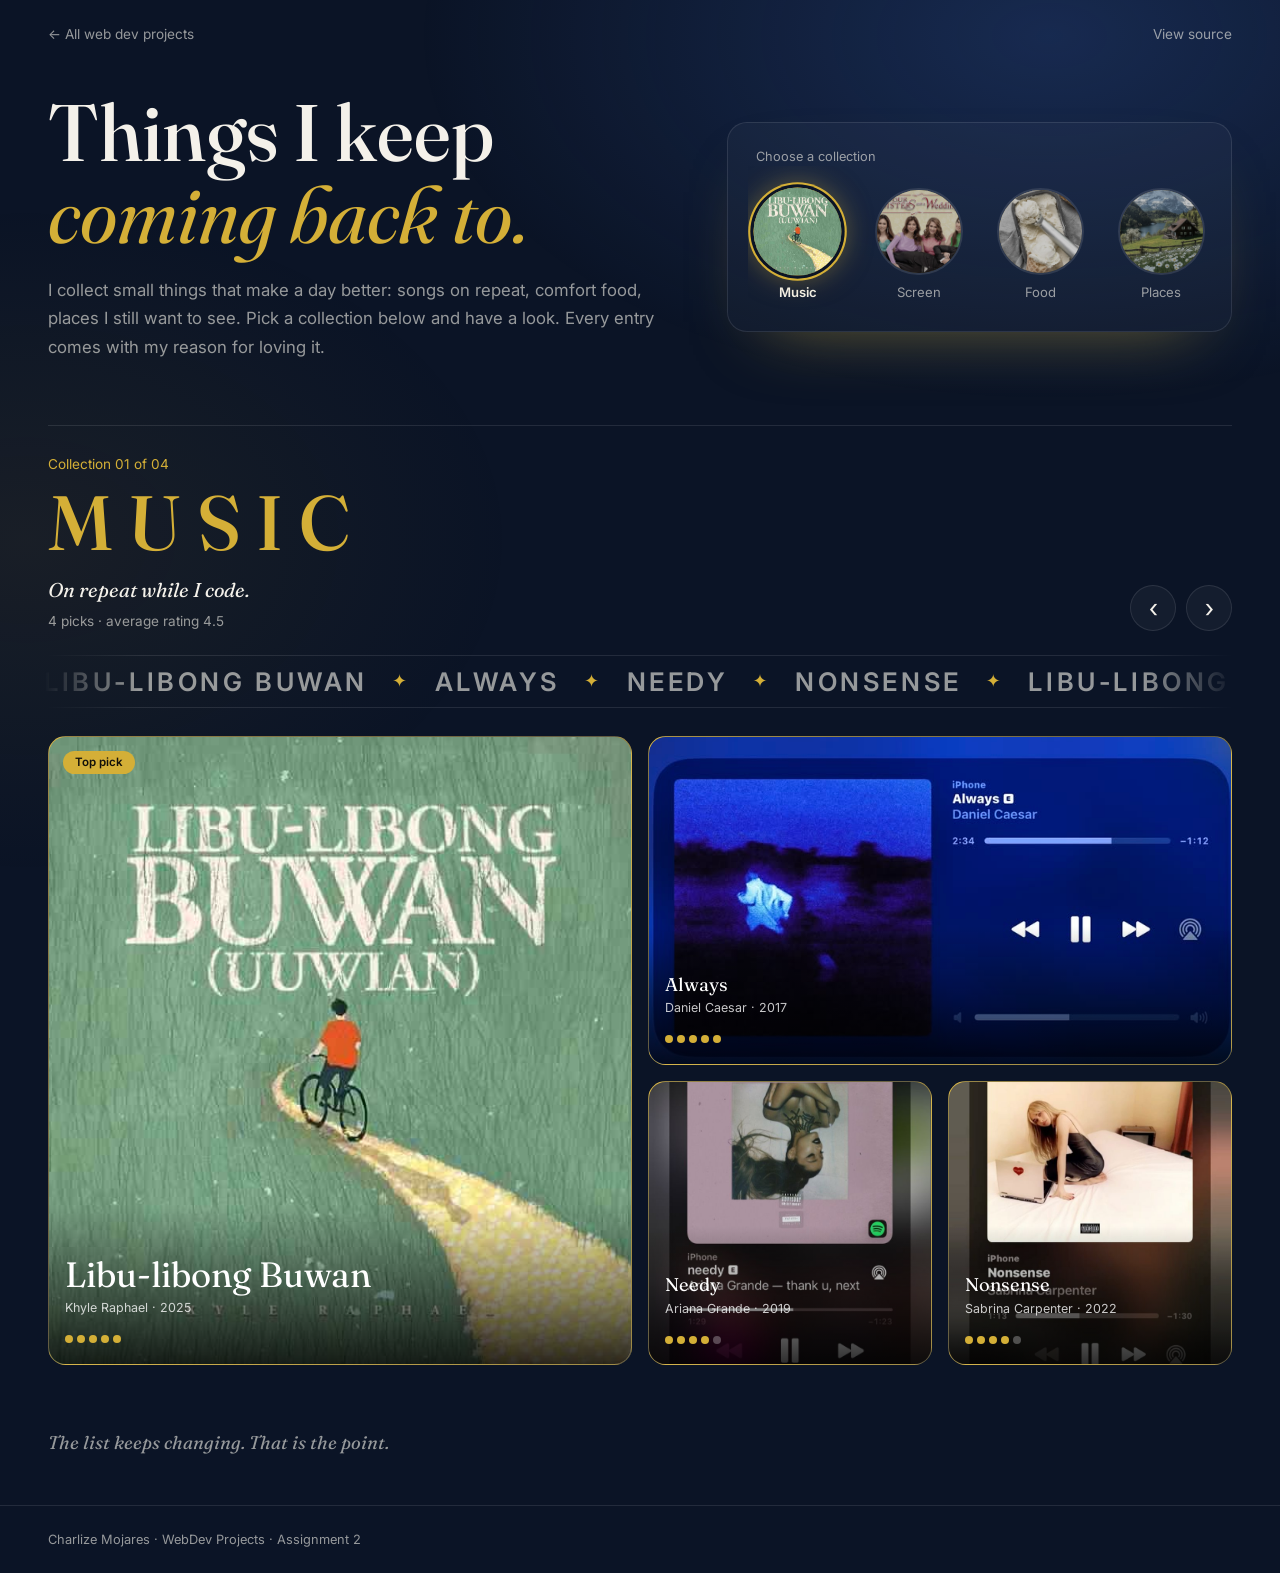
<file: Activity 2/index.html>
<!doctype html>
<html lang="en" data-bs-theme="dark">

<head>
  <meta charset="utf-8">
  <meta name="viewport" content="width=device-width, initial-scale=1">
  <title>Favorite Things | WebDev Projects</title>

  <link href="https://cdn.jsdelivr.net/npm/bootstrap@5.3.8/dist/css/bootstrap.min.css" rel="stylesheet"
    integrity="sha384-sRIl4kxILFvY47J16cr9ZwB07vP4J8+LH7qKQnuqkuIAvNWLzeN8tE5YBujZqJLB" crossorigin="anonymous">
  <link rel="preconnect" href="https://fonts.googleapis.com">
  <link rel="preconnect" href="https://fonts.gstatic.com" crossorigin>
  <link href="https://fonts.googleapis.com/css2?family=Fraunces:ital,wght@0,500;1,400&family=Inter:wght@400;600&display=swap" rel="stylesheet">
  <link rel="stylesheet" href="style.css">
</head>

<body>

  <nav class="container-fluid px-4 px-lg-5 py-4 d-flex justify-content-between align-items-center">
    <a href="../index.html" class="back-link">&larr; All web dev projects</a>
    <a href="https://github.com/curlize/WebDev-Projects/tree/main/assignment-2" target="_blank" rel="noopener noreferrer" class="back-link">View source</a>
  </nav>

  <!-- Intro (filled from the JSON) -->
  <div class="container-fluid px-4 px-lg-5 hero">
  <header class="intro">
    <h1 class="page-title">Things I keep <em>coming back to.</em></h1>
    <p class="intro-bio" id="bio"></p>
  </header>

  <!-- Collection picker: tap a circle to switch the whole page -->
  <section class="picker-panel" aria-label="Collections">
    <p class="picker-label">Choose a collection</p>
    <div class="swatch-bar" id="swatches" role="tablist" aria-label="Collections"></div>
  </section>
  </div>

  <!-- Stage: the selected collection -->
  <main class="container-fluid px-4 px-lg-5 stage" id="stage">
    <div class="stage-head d-flex flex-wrap justify-content-between align-items-end gap-3">
      <div>
        <p class="stage-index" id="stageIndex"></p>
        <h2 class="stage-title" id="stageTitle"></h2>
        <p class="stage-blurb" id="stageBlurb"></p>
        <p class="stage-meta" id="stageMeta"></p>
      </div>
      <div class="stage-nav" role="group" aria-label="Switch collection">
        <button type="button" id="prevCol" class="nav-circle" aria-label="Previous collection">&#8249;</button>
        <button type="button" id="nextCol" class="nav-circle" aria-label="Next collection">&#8250;</button>
      </div>
    </div>

    <!-- Scrolling strip of this collection's titles -->
    <div class="marquee" aria-hidden="true"><div class="marquee-track" id="marquee"></div></div>

    <div id="picks" class="picks"></div>
  </main>

  <p class="container-fluid px-4 px-lg-5 closing" id="closing"></p>

  <footer class="container-fluid px-4 px-lg-5 py-4 page-foot">
    Charlize Mojares &middot; WebDev Projects &middot; Assignment 2
  </footer>

  <!-- Details modal -->
  <div class="modal fade" id="detail" tabindex="-1" aria-labelledby="detailTitle" aria-hidden="true">
    <div class="modal-dialog modal-dialog-centered">
      <div class="modal-content detail-content">
        <div class="detail-pic">
          <div class="detail-img" id="detailPic"></div>
          <button type="button" class="btn-close detail-close" data-bs-dismiss="modal" aria-label="Close"></button>
          <div class="detail-over">
            <h2 class="detail-title" id="detailTitle"></h2>
            <p class="detail-by" id="detailBy"></p>
          </div>
        </div>
        <div class="modal-body p-4">
          <div class="d-flex align-items-center justify-content-between mb-3"><div id="detailDots"></div><span class="proj-num-sm" id="detailPos"></span></div>
          <blockquote class="detail-note" id="detailNote"></blockquote>
          <div id="detailTags" class="mb-4"></div>
          <div class="d-flex gap-2">
            <button type="button" id="prevPick" class="btn btn-outline-gold flex-fill">&larr; Previous</button>
            <button type="button" id="nextPick" class="btn btn-gold flex-fill">Next &rarr;</button>
          </div>
        </div>
      </div>
    </div>
  </div>

  <script src="https://cdn.jsdelivr.net/npm/bootstrap@5.3.8/dist/js/bootstrap.bundle.min.js"
    integrity="sha384-FKyoEForCGlyvwx9Hj09JcYn3nv7wiPVlz7YYwJrWVcXK/BmnVDxM+D2scQbITxI"
    crossorigin="anonymous"></script>
  <script src="script.js"></script>
</body>

</html>
</file>
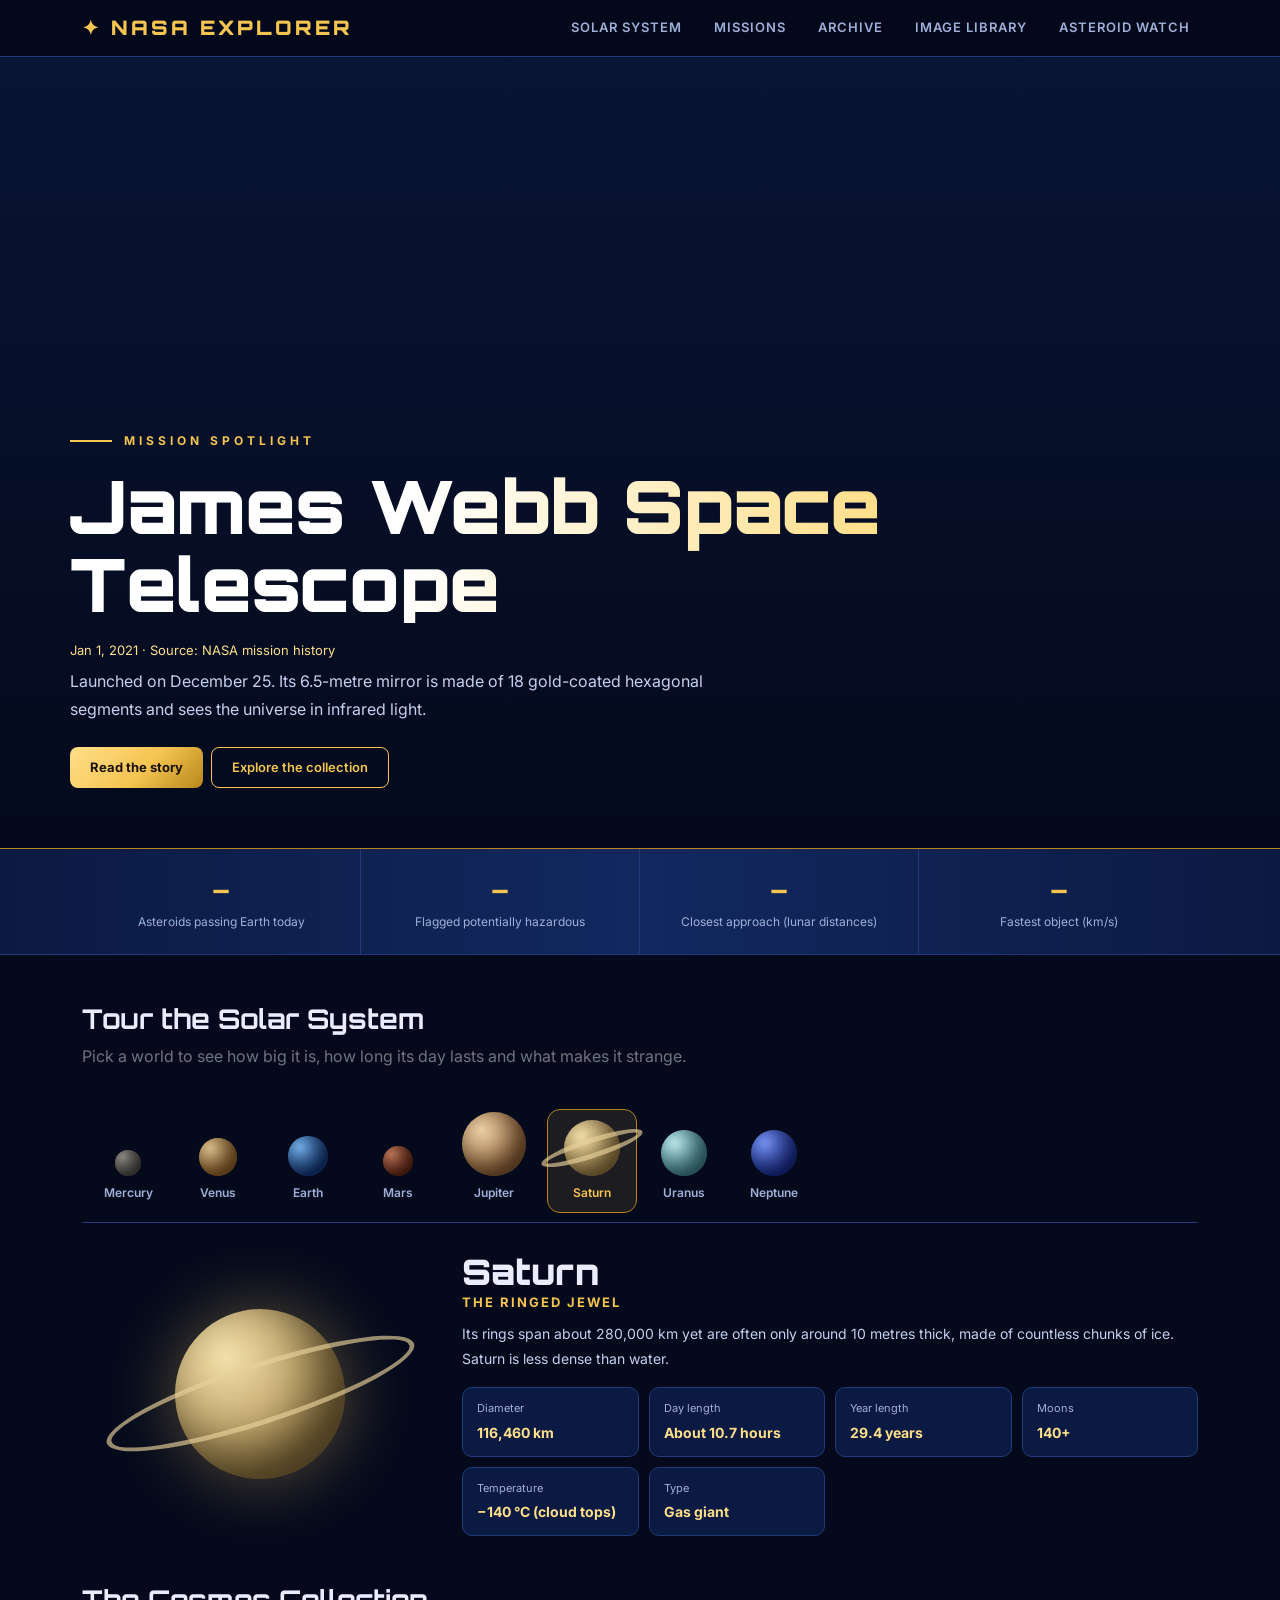
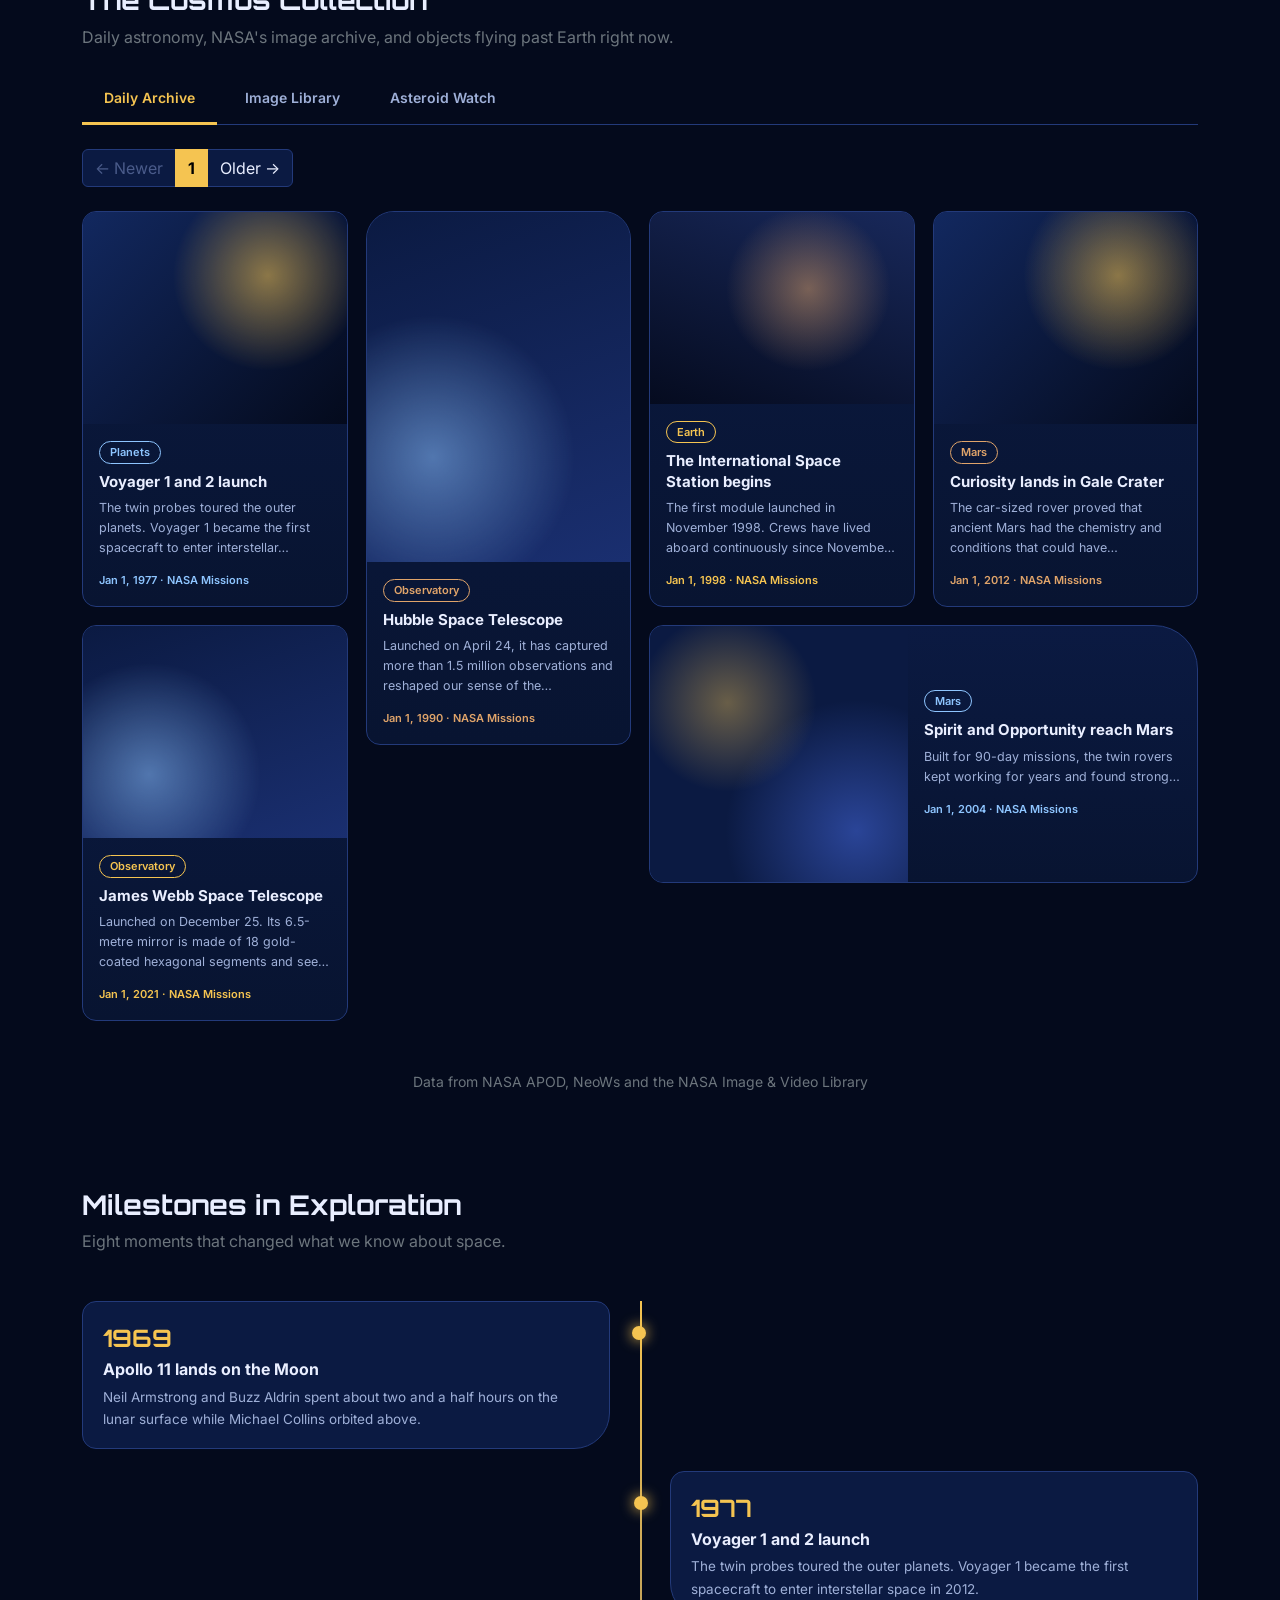
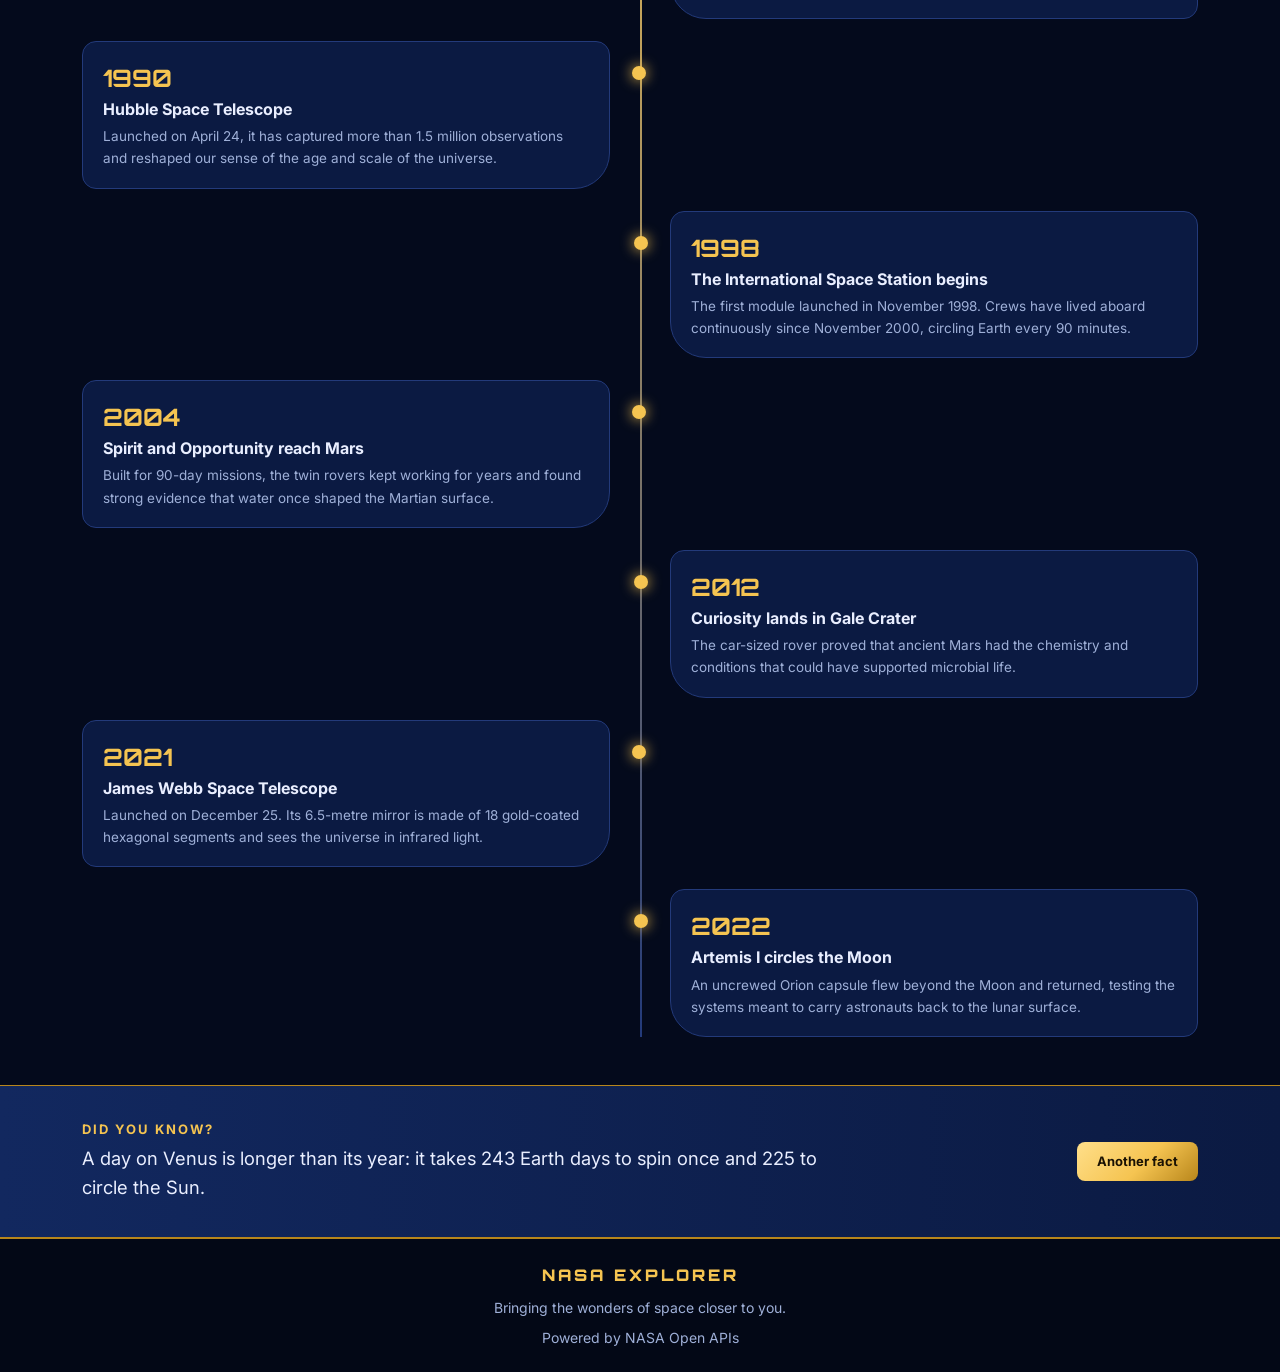
<file: Activity 3/index.html>
<!doctype html>
<html lang="en">
<head>
<meta charset="utf-8">
<meta name="viewport" content="width=device-width, initial-scale=1">
<title>NASA | Space Explorer</title>
<link href="https://cdn.jsdelivr.net/npm/bootstrap@5.3.8/dist/css/bootstrap.min.css" rel="stylesheet">
<link href="https://fonts.googleapis.com/css2?family=Orbitron:wght@500;700;900&family=Inter:wght@400;500;600;700&display=swap" rel="stylesheet">
<style>
:root{
  --navy:#040a1c; --blue:#0b1a42; --blue2:#12285f; --line:#233a7a;
  --gold:#f5c451; --gold2:#ffdf8a; --goldd:#b8861b; --text:#e9eeff; --mute:#9fb0d8;
}
html{scroll-behavior:smooth}
body{background:var(--navy);color:var(--text);font-family:'Inter',sans-serif;overflow-x:hidden}
#stars{position:fixed;inset:0;z-index:-1;width:100%;height:100%}
::selection{background:var(--gold);color:#000}
a:focus-visible,button:focus-visible,input:focus-visible{outline:2px solid var(--gold);outline-offset:2px}

/* NAV */
.navbar{background:rgba(4,10,28,.85);backdrop-filter:blur(10px);border-bottom:1px solid var(--line)}
.brand{font-family:'Orbitron',sans-serif;font-weight:900;letter-spacing:3px;color:var(--gold)!important}
.nav-link{color:var(--mute)!important;font-size:13px;font-weight:600;letter-spacing:1px}
.nav-link:hover{color:var(--gold)!important}

/* HERO */
.hero{position:relative;min-height:88vh;display:flex;align-items:flex-end;border-bottom:1px solid var(--goldd);
  background:linear-gradient(180deg,rgba(4,10,28,.35) 0%,var(--navy) 98%),var(--hero-img,none) center/cover,var(--blue)}
.hero-inner{padding:120px 0 60px;width:100%}
.kicker{color:var(--gold);font-size:12px;font-weight:700;letter-spacing:4px;display:flex;align-items:center;gap:12px}
.kicker::before{content:"";width:42px;height:2px;background:var(--gold)}
.hero h1{font-family:'Orbitron',sans-serif;font-weight:900;font-size:clamp(2.2rem,6vw,4.6rem);line-height:1.05;margin:18px 0;
  background:linear-gradient(100deg,#fff 30%,var(--gold2) 70%,var(--gold));-webkit-background-clip:text;background-clip:text;color:transparent}
.hero p{max-width:640px;color:#c5d0ee;line-height:1.75}
.hero-meta{color:var(--gold2);font-size:13px;margin-bottom:6px}
.btn-gold{background:linear-gradient(135deg,var(--gold2),var(--gold) 55%,var(--goldd));color:#1a1203;border:0;border-radius:8px;
  padding:10px 20px;font-weight:700;font-size:13px;transition:.25s;box-shadow:0 0 0 rgba(245,196,81,0)}
.btn-gold:hover{color:#000;transform:translateY(-2px);box-shadow:0 8px 28px rgba(245,196,81,.35)}
.btn-ghost{background:transparent;color:var(--gold);border:1px solid var(--gold);border-radius:8px;padding:10px 20px;font-weight:600;font-size:13px}
.btn-ghost:hover{background:rgba(245,196,81,.12);color:var(--gold2)}

/* STATS */
.stats{margin-top:-1px;background:linear-gradient(90deg,var(--blue),var(--blue2),var(--blue));border-bottom:1px solid var(--line)}
.stat{padding:22px 10px;text-align:center;border-right:1px solid var(--line)}
.stat:last-child{border-right:0}
.stat b{display:block;font-family:'Orbitron',sans-serif;font-size:1.6rem;color:var(--gold)}
.stat span{color:var(--mute);font-size:12px}

/* TABS */
.tabs{display:flex;gap:6px;border-bottom:1px solid var(--line);flex-wrap:wrap}
.tab{background:none;border:0;color:var(--mute);padding:14px 22px;font-weight:600;font-size:14px;border-bottom:3px solid transparent;margin-bottom:-1px}
.tab:hover{color:var(--gold2)}
.tab.on{color:var(--gold);border-bottom-color:var(--gold)}
h2.sec{font-family:'Orbitron',sans-serif;font-weight:700;font-size:1.7rem}

/* CARDS */
.card-x{background:linear-gradient(180deg,var(--blue),#081431);border:1px solid var(--line);border-radius:14px;overflow:hidden;height:100%;transition:.3s;position:relative}
.card-x:hover{transform:translateY(-6px);border-color:var(--gold);box-shadow:0 14px 36px rgba(245,196,81,.14)}
.card-x img,.ph{width:100%;height:210px;object-fit:cover;background:var(--blue2);display:flex;align-items:center;justify-content:center;color:var(--mute)}
.card-b{padding:18px}
.c-date{color:var(--gold);font-size:12px;letter-spacing:1px;font-weight:600}
.c-title{font-weight:700;font-size:16px;margin:6px 0;min-height:44px;line-height:1.35}
.c-desc{color:var(--mute);font-size:13px;line-height:1.65;display:-webkit-box;-webkit-line-clamp:3;-webkit-box-orient:vertical;overflow:hidden;min-height:64px}
.badge-g{border:1px solid var(--goldd);color:var(--gold2);background:rgba(245,196,81,.08);border-radius:99px;font-size:11px;padding:4px 10px;font-weight:600}

/* CONTENT SECTIONS */
.gold-t{color:var(--gold);font-weight:700;font-size:13px;letter-spacing:2px}
.planets{display:flex;gap:6px;overflow-x:auto;align-items:flex-end;padding:18px 4px 10px;border-bottom:1px solid var(--line);margin-bottom:28px}
.pl{background:none;border:0;color:var(--mute);display:flex;flex-direction:column;align-items:center;gap:8px;padding:10px 16px;border-radius:12px;min-width:84px;transition:.25s}
.pl:hover{color:var(--gold2)} .pl.on{background:rgba(245,196,81,.1);color:var(--gold);outline:1px solid var(--goldd)}
.pl small{font-size:12px;font-weight:600}
.orb{position:relative;display:block;border-radius:50%;flex:none;background:radial-gradient(circle at 30% 28%,var(--a),var(--b) 70%);box-shadow:inset -10px -10px 24px rgba(0,0,0,.55)}
.orb.big{box-shadow:inset -22px -22px 50px rgba(0,0,0,.6),0 0 70px var(--glow,rgba(245,196,81,.25))}
.orb.ring::after{content:"";position:absolute;left:-45%;top:32%;width:190%;height:36%;border:5px solid rgba(232,210,155,.65);border-radius:50%;transform:rotate(-18deg)}
.pname{font-family:'Orbitron',sans-serif;font-weight:900;font-size:2.2rem;margin:0}
.pstats{display:grid;grid-template-columns:repeat(auto-fit,minmax(140px,1fr));gap:10px}
.st{background:var(--blue);border:1px solid var(--line);border-radius:10px;padding:12px 14px}
.st span{display:block;color:var(--mute);font-size:11px;margin-bottom:3px}.st b{color:var(--gold2);font-size:14px}
.tl{position:relative;display:grid;gap:22px}
.tl::before{content:"";position:absolute;left:50%;top:0;bottom:0;width:2px;background:linear-gradient(var(--gold),var(--line))}
.tli{width:calc(50% - 30px);background:var(--blue);border:1px solid var(--line);border-radius:14px;padding:18px 20px;position:relative}
.tli:nth-child(even){margin-left:auto;border-radius:14px 14px 14px 36px}
.tli:nth-child(odd){border-radius:14px 14px 36px 14px}
.tli::after{content:"";position:absolute;top:24px;right:-37px;width:14px;height:14px;border-radius:50%;background:var(--gold);box-shadow:0 0 14px var(--gold)}
.tli:nth-child(even)::after{right:auto;left:-37px}
.tli .yr{font-family:'Orbitron',sans-serif;font-size:1.5rem;color:var(--gold);font-weight:700}
.tli h4{font-size:16px;font-weight:700;margin:4px 0 6px}.tli p{color:var(--mute);font-size:13.5px;line-height:1.65;margin:0}
.facts{background:linear-gradient(90deg,var(--blue2),var(--blue));border-top:1px solid var(--goldd);border-bottom:1px solid var(--goldd);padding:34px 0}
.fact-txt{font-size:1.15rem;max-width:760px;line-height:1.6}
.art{flex:1;min-height:0;width:100%}
.a0{background:radial-gradient(circle at 70% 30%,rgba(245,196,81,.55),transparent 40%),linear-gradient(135deg,#12285f,#040a1c)}
.a1{background:radial-gradient(circle at 25% 70%,rgba(142,197,255,.5),transparent 45%),linear-gradient(160deg,#0b1a42,#1a2f70)}
.a2{background:radial-gradient(circle at 60% 40%,rgba(224,164,106,.5),transparent 42%),linear-gradient(200deg,#18285a,#050b1f)}
.a3{background:radial-gradient(circle at 30% 30%,rgba(245,196,81,.4),transparent 35%),radial-gradient(circle at 80% 80%,rgba(80,120,255,.45),transparent 45%),#0b1a42}
@media(max-width:767px){.tl::before{left:8px}.tli,.tli:nth-child(even){width:calc(100% - 34px);margin-left:34px}.tli::after,.tli:nth-child(even)::after{left:-33px;right:auto}}

/* BENTO FEED */
.bento{display:grid;grid-template-columns:repeat(4,1fr);grid-auto-rows:120px;grid-auto-flow:dense;gap:18px}
.bento>.col-12{grid-column:1/-1;grid-row:span 3}
.bc{--ac:var(--gold);position:relative;display:flex;flex-direction:column;overflow:hidden;cursor:pointer;grid-row:span 3;
  background:linear-gradient(180deg,var(--blue),#081431);border:1px solid var(--line);border-radius:14px;transition:.35s}
.bc.t-1{--ac:#8ec5ff}.bc.t-2{--ac:#e0a46a}
.bc:hover{border-color:var(--ac);box-shadow:0 14px 36px rgba(0,0,0,.45)}
.bc img{width:100%;flex:1;min-height:0;object-fit:cover;transition:transform .7s}
.bc:hover img{transform:scale(1.06)}
.bc-t{padding:14px 16px 16px}
.bc h3{font-size:15px;font-weight:700;line-height:1.35;margin:8px 0 6px}
.bc p{color:var(--mute);font-size:12.5px;line-height:1.6;margin:0 0 8px;display:-webkit-box;-webkit-line-clamp:3;-webkit-box-orient:vertical;overflow:hidden}
.bc small{color:var(--ac);font-size:11px;font-weight:600}
.tag{display:inline-block;font-size:11px;font-weight:600;color:var(--ac);border:1px solid var(--ac);border-radius:99px;padding:2px 10px}
.bc.tall{grid-row:span 4;border-radius:28px 28px 14px 14px}
.bc.feat{grid-column:span 2;grid-row:span 4;border-radius:22px;border-color:var(--goldd)}
.bc.feat img{position:absolute;inset:0;height:100%}
.bc.feat .bc-t{position:relative;margin-top:auto;padding:70px 24px 24px;background:linear-gradient(0deg,rgba(4,10,28,.97) 35%,transparent)}
.bc.feat h3{font-family:'Orbitron',sans-serif;font-size:1.3rem}
.bc.feat p{-webkit-line-clamp:4;font-size:13.5px}
.bc.wide{grid-column:span 2;grid-row:span 2;flex-direction:row;border-radius:14px 44px 14px 14px}
.bc.wide img{width:45%;flex:none;height:100%}
.bc.wide .bc-t{flex:1;align-self:center}
.bc.wide p{-webkit-line-clamp:2}
@media(max-width:991px){.bento{grid-template-columns:repeat(2,1fr)}}
@media(max-width:575px){.bento{grid-template-columns:1fr}.bc.feat,.bc.wide{grid-column:auto}
  .bc.wide{flex-direction:column;grid-row:span 3}.bc.wide img{width:100%;height:auto;flex:1}}

/* PAGINATION */
.page-link{background:var(--blue);border-color:var(--line);color:var(--text);cursor:pointer}
.page-link:hover{background:var(--gold);color:#000;border-color:var(--gold)}
.page-item.active .page-link{background:var(--gold);border-color:var(--gold);color:#000;font-weight:700}
.page-item.disabled .page-link{background:var(--blue);color:#4a5b8a;border-color:var(--line)}

/* SEARCH */
.search{display:flex;gap:10px;max-width:640px}
.search input{flex:1;background:var(--blue);border:1px solid var(--line);color:var(--text);border-radius:8px;padding:11px 16px}
.search input::placeholder{color:#6f82b3}
.chip{background:var(--blue);border:1px solid var(--line);color:var(--mute);border-radius:99px;padding:5px 14px;font-size:12px}
.chip:hover{border-color:var(--gold);color:var(--gold)}

/* NEO TABLE */
.neo{background:var(--blue);border:1px solid var(--line);border-radius:14px;overflow:hidden}
.neo table{margin:0;color:var(--text);--bs-table-bg:transparent;--bs-table-color:var(--text);--bs-table-border-color:var(--line)}
.neo th{color:var(--gold);font-size:12px;letter-spacing:1px;background:var(--blue2)!important}
.bar{height:6px;background:var(--navy);border-radius:9px;min-width:90px;overflow:hidden}
.bar i{display:block;height:100%;background:linear-gradient(90deg,var(--goldd),var(--gold2))}
.haz{color:#ff8a6b;font-weight:700}.safe{color:#7fe0b0}

/* MODAL */
.modal-content{background:var(--blue);border:1px solid var(--gold);color:var(--text)}
.modal-header,.modal-footer{border-color:var(--line)}
.m-desc{color:#c5d0ee;line-height:1.8;font-size:14px;white-space:pre-line}
.loading{color:var(--mute);padding:70px 0;text-align:center}
.spin{width:38px;height:38px;border:3px solid var(--line);border-top-color:var(--gold);border-radius:50%;animation:s 1s linear infinite;margin:0 auto 14px}
@keyframes s{to{transform:rotate(360deg)}}
footer{background:#030816;border-top:1px solid var(--goldd);color:var(--mute)}
@media (prefers-reduced-motion:reduce){*{animation:none!important;transition:none!important}html{scroll-behavior:auto}}
</style>
</head>
<body>
<canvas id="stars" aria-hidden="true"></canvas>

<nav class="navbar navbar-expand sticky-top">
  <div class="container">
    <a class="navbar-brand brand" href="#top">✦ NASA EXPLORER</a>
    <ul class="navbar-nav ms-auto flex-row gap-3">
      <li class="nav-item d-none d-md-block"><a class="nav-link" href="#system">SOLAR SYSTEM</a></li>
      <li class="nav-item d-none d-md-block"><a class="nav-link" href="#missions">MISSIONS</a></li>
      <li class="nav-item"><a class="nav-link" href="#explore" onclick="setTab('apod')">ARCHIVE</a></li>
      <li class="nav-item"><a class="nav-link" href="#explore" onclick="setTab('lib')">IMAGE LIBRARY</a></li>
      <li class="nav-item"><a class="nav-link" href="#explore" onclick="setTab('neo')">ASTEROID WATCH</a></li>
    </ul>
  </div>
</nav>

<!-- HERO: today's Astronomy Picture of the Day -->
<section class="hero" id="top">
  <div class="container hero-inner">
    <div class="kicker" id="heroKick">ASTRONOMY PICTURE OF THE DAY</div>
    <h1 id="heroTitle">Explore Beyond<br>Our World.</h1>
    <div class="hero-meta" id="heroMeta"></div>
    <p id="heroText">Connecting to NASA to fetch today's picture of the universe…</p>
    <div class="d-flex gap-2 mt-4 flex-wrap">
      <button class="btn btn-gold" id="heroBtn" disabled>Read the story</button>
      <a href="#explore" class="btn btn-ghost">Explore the collection</a>
    </div>
  </div>
</section>

<!-- LIVE STATS from NeoWs -->
<section class="stats">
  <div class="container"><div class="row g-0">
    <div class="col-6 col-md-3 stat"><b id="sTotal">–</b><span>Asteroids passing Earth today</span></div>
    <div class="col-6 col-md-3 stat"><b id="sHaz">–</b><span>Flagged potentially hazardous</span></div>
    <div class="col-6 col-md-3 stat"><b id="sClose">–</b><span>Closest approach (lunar distances)</span></div>
    <div class="col-6 col-md-3 stat"><b id="sFast">–</b><span>Fastest object (km/s)</span></div>
  </div></div>
</section>

<section class="container pt-5" id="system">
  <h2 class="sec">Tour the Solar System</h2>
  <p class="text-secondary">Pick a world to see how big it is, how long its day lasts and what makes it strange.</p>
  <div class="planets" id="planetRow"></div>
  <div class="pdetail row g-4 align-items-center">
    <div class="col-md-4 d-flex justify-content-center" id="pBig" style="min-height:230px;align-items:center"></div>
    <div class="col-md-8">
      <h3 class="pname" id="pName"></h3><div class="gold-t mb-2" id="pTag"></div>
      <p class="m-desc mb-3" id="pFact"></p>
      <div class="pstats" id="pStats"></div>
    </div>
  </div>
</section>

<main class="container py-5" id="explore">
  <div class="mb-4">
    <h2 class="sec">The Cosmos Collection</h2>
    <p class="text-secondary mb-0">Daily astronomy, NASA's image archive, and objects flying past Earth right now.</p>
  </div>

  <div class="tabs mb-4" role="tablist">
    <button class="tab on" id="t-apod" onclick="setTab('apod')">Daily Archive</button>
    <button class="tab" id="t-lib" onclick="setTab('lib')">Image Library</button>
    <button class="tab" id="t-neo" onclick="setTab('neo')">Asteroid Watch</button>
  </div>

  <!-- APOD ARCHIVE -->
  <section id="p-apod">
    <nav aria-label="Archive pages" class="mb-4"><ul class="pagination mb-0">
      <li class="page-item" id="prevBtn"><a class="page-link" onclick="prev()">← Newer</a></li>
      <li class="page-item active"><span class="page-link" id="pageNum">1</span></li>
      <li class="page-item"><a class="page-link" onclick="next()">Older →</a></li>
    </ul></nav>
    <div class="bento" id="apodGrid"></div>
  </section>

  <!-- IMAGE LIBRARY -->
  <section id="p-lib" hidden>
    <form class="search mb-3" onsubmit="event.preventDefault();searchLib(q.value)">
      <input id="q" type="search" placeholder="Search nebulae, Apollo, Mars, Webb…" aria-label="Search NASA images">
      <button class="btn btn-gold">Search</button>
    </form>
    <div class="d-flex flex-wrap gap-2 mb-4">
      <button class="chip" onclick="searchLib('Webb telescope')">Webb telescope</button>
      <button class="chip" onclick="searchLib('Apollo 11')">Apollo 11</button>
      <button class="chip" onclick="searchLib('Mars rover')">Mars rover</button>
      <button class="chip" onclick="searchLib('Saturn rings')">Saturn rings</button>
      <button class="chip" onclick="searchLib('Artemis')">Artemis</button>
      <button class="chip" onclick="searchLib('Aurora')">Aurora</button>
    </div>
    <div class="bento" id="libGrid"></div>
  </section>

  <!-- ASTEROID WATCH -->
  <section id="p-neo" hidden>
    <div class="neo"><div class="table-responsive">
      <table class="table align-middle">
        <thead><tr><th>OBJECT</th><th>DIAMETER</th><th>SPEED</th><th>MISS DISTANCE</th><th>STATUS</th></tr></thead>
        <tbody id="neoBody"><tr><td colspan="5" class="loading">Scanning near-Earth space…</td></tr></tbody>
      </table>
    </div></div>
    <small class="text-secondary d-block mt-3">Distance shown in lunar distances (1 LD ≈ 384,400 km). Bar length compares how close each object passes.</small>
  </section>

  <div class="text-center mt-5"><small class="text-secondary">Data from NASA APOD, NeoWs and the NASA Image &amp; Video Library</small></div>
</main>

<section class="container py-5" id="missions">
  <h2 class="sec">Milestones in Exploration</h2>
  <p class="text-secondary mb-5">Eight moments that changed what we know about space.</p>
  <div class="tl" id="missionList"></div>
</section>

<section class="facts"><div class="container d-flex flex-wrap align-items-center justify-content-between gap-3">
  <div><div class="gold-t mb-1">DID YOU KNOW?</div><div class="fact-txt" id="factTxt"></div></div>
  <button class="btn btn-gold" onclick="nextFact()">Another fact</button>
</div></section>

<!-- DETAILS MODAL -->
<div class="modal fade" id="dm" tabindex="-1">
  <div class="modal-dialog modal-lg modal-dialog-centered modal-dialog-scrollable"><div class="modal-content">
    <div class="modal-header"><h5 class="modal-title fw-bold" id="mT"></h5>
      <button type="button" class="btn-close btn-close-white" data-bs-dismiss="modal" aria-label="Close"></button></div>
    <div class="modal-body">
      <div id="mMedia" class="mb-3"></div>
      <div class="c-date mb-2" id="mD"></div>
      <p class="m-desc" id="mDesc"></p>
      <div class="text-secondary small" id="mC"></div>
    </div>
    <div class="modal-footer">
      <a href="#" target="_blank" rel="noopener" id="mL" class="btn btn-gold">View original</a>
      <button class="btn btn-ghost" data-bs-dismiss="modal">Close</button>
    </div>
  </div></div>
</div>

<footer class="py-4"><div class="container text-center">
  <div class="brand mb-2">NASA EXPLORER</div>
  <small>Bringing the wonders of space closer to you.</small>
  <p class="small mt-2 mb-0">Powered by NASA Open APIs</p>
</div></footer>

<script src="https://cdn.jsdelivr.net/npm/bootstrap@5.3.8/dist/js/bootstrap.bundle.min.js"></script>
<script>
// ---------- CONFIG (swap DEMO_KEY for your own free key at api.nasa.gov) ----------
const KEY = 'DEMO_KEY', BASE = 'https://api.nasa.gov';
const PER = 6;
let page = parseInt(new URLSearchParams(location.search).get('page')) || 1;
let items = [], libItems = [], heroData = null;
const $ = id => document.getElementById(id);
const esc = t => String(t ?? '').replace(/[&<>"']/g, c => ({'&':'&amp;','<':'&lt;','>':'&gt;','"':'&quot;',"'":'&#39;'}[c]));
const iso = d => d.toISOString().split('T')[0];
const fmt = n => Number(n).toLocaleString(undefined, {maximumFractionDigits: 1});
const spinner = m => `<div class="col-12 loading"><div class="spin"></div><p>${m}</p></div>`;
const fail = (fn, msg) => `<div class="col-12 text-center py-5"><h5 class="text-warning">Unable to load data.</h5>
  <p class="text-secondary">${esc(msg)}</p><button class="btn btn-gold" onclick="${fn}">Try again</button></div>`;

// ---------- STARFIELD ----------
(function(){
  const c = $('stars'), x = c.getContext('2d'); let s = [];
  function init(){ c.width = innerWidth; c.height = innerHeight;
    s = Array.from({length: Math.min(160, innerWidth / 8)}, () => ({x: Math.random()*c.width, y: Math.random()*c.height,
      r: Math.random()*1.4+.2, v: Math.random()*.15+.03, g: Math.random() < .18}));
  }
  function draw(){ x.clearRect(0,0,c.width,c.height);
    for (const p of s){ x.fillStyle = p.g ? 'rgba(245,196,81,.8)' : 'rgba(190,210,255,.7)';
      x.beginPath(); x.arc(p.x,p.y,p.r,0,6.3); x.fill(); p.y += p.v; if (p.y > c.height) { p.y = 0; p.x = Math.random()*c.width; } }
    if (!matchMedia('(prefers-reduced-motion:reduce)').matches) requestAnimationFrame(draw);
  }
  addEventListener('resize', init); init(); draw();
})();

// ---------- TABS ----------
function setTab(n){
  ['apod','lib','neo'].forEach(k => { $('p-'+k).hidden = k !== n; $('t-'+k).classList.toggle('on', k === n); });
  if (n === 'lib' && !libItems.length) searchLib('Webb telescope');
  if (n === 'neo' && !$('neoBody').dataset.done) loadNeo();
}

// ---------- HELPERS ----------
const TAGS=[[/galax/i,'Galaxy'],[/nebula/i,'Nebula'],[/mars/i,'Mars'],[/moon|lunar|apollo/i,'Moon'],[/\bsun\b|solar/i,'Sun'],[/comet|asteroid/i,'Small bodies'],
  [/aurora|earth/i,'Earth'],[/jupiter|saturn|planet/i,'Planets'],[/telescope|webb|hubble|observatory|swift/i,'Observatory'],[/rocket|launch|artemis|mission|spacecraft|satellite/i,'Mission']];
const tagOf=t=>(TAGS.find(([r])=>r.test(t))||[0,'Cosmos'])[1];
const nice=s=>{const d=new Date(s+'T00:00:00');return isNaN(d)?(s||''):d.toLocaleDateString(undefined,{month:'short',day:'numeric',year:'numeric'})};
const gist=(t,n)=>{t=t.replace(/\s+/g,' ').trim();if(t.length<=n)return t;const c=t.slice(0,n),i=c.lastIndexOf(' ');return c.slice(0,i>n*.5?i:n).replace(/[.,;:]$/,'')+'…'};
const pick=a=>a[Math.floor(Math.random()*a.length)];
const PAT=['feat','std','tall','std','wide','std','std','tall'];
const TOPICS=['Webb telescope','Hubble nebula','Mars rover','Artemis moon','Saturn Cassini','Aurora earth','Galaxy cluster','Jupiter Juno','Apollo','Comet'];

// ---------- MODAL ----------
function openModal(o){
  $('mT').textContent=o.title; $('mD').textContent=nice(o.date); $('mDesc').textContent=o.desc;
  $('mC').textContent=o.credit||''; $('mL').href=o.link||'#';
  $('mMedia').innerHTML=!(o.big||o.img)?'<div class="art a1" style="height:220px;border-radius:10px"></div>':o.video
    ? `<iframe src="${esc(o.big)}" class="w-100" style="height:400px;border:0" allowfullscreen title="${esc(o.title)}"></iframe>`
    : `<img src="${esc(o.big||o.img)}" data-f="${esc(o.img)}" onerror="this.onerror=null;this.src=this.dataset.f" class="img-fluid rounded" alt="${esc(o.title)}">`;
  bootstrap.Modal.getOrCreateInstance($('dm')).show();
}
const openA=i=>openModal(items[i]), openL=i=>openModal(libItems[i]);

// ---------- DATA -> ENTRIES ----------
const apodEntry=d=>({src:'APOD',title:d.title,date:d.date,desc:d.explanation||'',video:d.media_type==='video',
  img:d.media_type==='video'?(d.thumbnail_url||''):d.url,big:d.media_type==='video'?d.url:(d.hdurl||d.url),
  credit:d.copyright?'© '+d.copyright.trim():'Image credit: NASA',link:d.url});
const libEntry=it=>{const d=it.data[0],t=it.links[0].href;
  return {src:'NASA Library',title:d.title,date:(d.date_created||'').slice(0,10),desc:(d.description||'').replace(/<[^>]+>/g,''),
    img:t,big:t.replace('~thumb','~large'),credit:'Credit: '+(d.photographer||d.secondary_creator||d.center||'NASA'),link:t}};
async function libSearch(term){
  const r=await fetch('https://images-api.nasa.gov/search?media_type=image&q='+encodeURIComponent(term));
  if(!r.ok)throw new Error('Library returned '+r.status);
  return ((await r.json()).collection.items||[]).filter(i=>i.links&&i.data).map(libEntry);
}
// drop generic placeholders ("NASA Science") and duplicate entries
function clean(list){const seen=new Set();
  return list.filter(d=>{const k=((d.title||'')+(d.explanation||'')).slice(0,120);
    if(seen.has(k)||/^nasa science$/i.test((d.title||'').trim()))return false;seen.add(k);return true;});}

// ---------- CARD (layout varies per position) ----------
function card(e,i,fn){
  const v=PAT[(i+(fn==='openA'?page:2))%PAT.length], n=v==='feat'?230:v==='wide'?140:105;
  return `<article class="bc ${v} t-${(i+page)%3}" tabindex="0" role="button" onclick="${fn}(${i})" onkeydown="if(event.key==='Enter')this.click()">
    ${e.img?`<img src="${esc(e.img)}" alt="${esc(e.title)}" loading="lazy">`:`<div class="art a${i%4}"></div>`}
    <div class="bc-t"><span class="tag">${tagOf(e.title+' '+e.desc)}</span><h3>${esc(e.title)}</h3>
    <p>${esc(gist(e.desc,n))}</p><small>${nice(e.date)} · ${e.video?'Video · ':''}${e.src}</small></div></article>`;
}

// ---------- HERO ----------
async function loadHero(){
  let e=null;
  try{const r=await fetch(`${BASE}/planetary/apod?api_key=${KEY}&thumbs=true`);
    if(r.ok){const d=await r.json();if(!/^nasa science$/i.test((d.title||'').trim())&&(d.hdurl||d.url||d.thumbnail_url))e=apodEntry(d);}}catch{}
  if(!e){try{const l=(await libSearch(pick(['nebula','galaxy','Webb deep field','Hubble','aurora from space','Saturn','Mars surface']))).filter(x=>x.img);
    e=l[Math.floor(Math.random()*Math.min(l.length,8))];}catch{}}
  if(!e)e=pick(missionEntries(0));
  const setBg=u=>document.querySelector('.hero').style.setProperty('--hero-img',`url("${u}")`);
  const im=new Image();im.onload=()=>setBg(e.big);im.onerror=()=>e.img&&setBg(e.img);im.src=e.big||e.img;
  $('heroKick').textContent=e.src==='APOD'?'ASTRONOMY PICTURE OF THE DAY':e.src==='NASA Missions'?'MISSION SPOTLIGHT':'FROM THE NASA ARCHIVE';
  $('heroTitle').textContent=e.title; $('heroMeta').textContent=nice(e.date)+(e.credit?' · '+e.credit:'');
  $('heroText').textContent=gist(e.desc,260)||'Open the story to learn more.';
  $('heroBtn').disabled=false;$('heroBtn').onclick=()=>openModal(e);
}

// ---------- ARCHIVE (APOD, backfilled from the Image Library) ----------
async function loadApod(){
  $('apodGrid').innerHTML=spinner('Discovering the universe…');
  $('pageNum').textContent=page;$('prevBtn').classList.toggle('disabled',page===1);
  const end=new Date();end.setUTCHours(0,0,0,0);end.setUTCDate(end.getUTCDate()-(page-1)*PER);
  const start=new Date(end);start.setUTCDate(start.getUTCDate()-(PER-1));
  try{
    let list=[];
    try{const r=await fetch(`${BASE}/planetary/apod?api_key=${KEY}&thumbs=true&start_date=${iso(start)}&end_date=${iso(end)}`);
      if(r.ok)list=clean((await r.json()).reverse()).map(apodEntry);}catch{}
    if(list.length<PER){const l=await libSearch(TOPICS[(page-1)%TOPICS.length]).catch(()=>missionEntries(page)),need=PER-list.length,off=((page-1)*3)%Math.max(1,l.length-need);
      list=list.concat(l.slice(off,off+need));}
    items=list;
    $('apodGrid').innerHTML=items.map((e,i)=>card(e,i,'openA')).join('')||'<div class="col-12 text-center text-secondary py-5">Nothing for this page yet.</div>';
  }catch(e){$('apodGrid').innerHTML=fail('loadApod()',e.message);}
}
function prev(){if(page>1){page--;turn();}}
function next(){page++;turn();}
function turn(){const u=new URL(location.href);u.searchParams.set('page',page);history.pushState({},'',u);loadApod();
  scrollTo({top:$('explore').offsetTop-80,behavior:'smooth'});}
addEventListener('popstate',()=>{page=parseInt(new URLSearchParams(location.search).get('page'))||1;loadApod();});

// ---------- IMAGE LIBRARY ----------
async function searchLib(term){
  term=(term||'').trim();if(!term)return;$('q').value=term;
  $('libGrid').innerHTML=spinner('Searching NASA archives…');
  try{libItems=(await libSearch(term)).slice(0,12);
    $('libGrid').innerHTML=libItems.length?libItems.map((e,i)=>card(e,i,'openL')).join(''):'<div class="col-12 text-center text-secondary py-5">No results. Try another search term.</div>';
  }catch(e){$('libGrid').innerHTML=fail(`searchLib('${esc(term)}')`,e.message);}
}

// ---------- ASTEROID WATCH (NeoWs) ----------
async function loadNeo(){
  const today = iso(new Date());
  try {
    const r = await fetch(`${BASE}/neo/rest/v1/feed?start_date=${today}&end_date=${today}&api_key=${KEY}`);
    if (!r.ok) throw new Error('NeoWs returned ' + r.status);
    const j = await r.json(), list = Object.values(j.near_earth_objects).flat().map(o => {
      const a = o.close_approach_data[0];
      return {name:o.name.replace(/[()]/g,''), haz:o.is_potentially_hazardous_asteroid, url:o.nasa_jpl_url,
        d:(o.estimated_diameter.meters.estimated_diameter_min + o.estimated_diameter.meters.estimated_diameter_max)/2,
        v:+a.relative_velocity.kilometers_per_second, ld:+a.miss_distance.lunar};
    }).sort((a,b) => a.ld - b.ld);
    $('sTotal').textContent = list.length; $('sHaz').textContent = list.filter(o => o.haz).length;
    if (list.length){ $('sClose').textContent = fmt(list[0].ld); $('sFast').textContent = fmt(Math.max(...list.map(o => o.v))); }
    const max = Math.max(...list.map(o => o.ld), 1);
    $('neoBody').innerHTML = list.slice(0, 12).map(o => `<tr>
      <td><a class="text-decoration-none" style="color:var(--gold2)" href="${esc(o.url)}" target="_blank" rel="noopener">${esc(o.name)}</a></td>
      <td>${fmt(o.d)} m</td><td>${fmt(o.v)} km/s</td>
      <td><div>${fmt(o.ld)} LD</div><div class="bar"><i style="width:${Math.max(4, 100 - (o.ld / max) * 100)}%"></i></div></td>
      <td class="${o.haz ? 'haz' : 'safe'}">${o.haz ? 'Hazardous' : 'Safe pass'}</td></tr>`).join('');
    $('neoBody').dataset.done = 1;
  } catch (e) { $('neoBody').innerHTML = `<tr><td colspan="5" class="text-center py-4 text-warning">${esc(e.message)} — <a href="#" style="color:var(--gold)" onclick="loadNeo();return false">try again</a></td></tr>`; }
}

const PLANETS=[
 {n:'Mercury',a:'#c9c4bc',b:'#5b5853',s:26,type:'Rocky',tag:'The swift messenger',d:'4,879 km',day:'59 Earth days',yr:'88 days',m:'0',t:'−180 to 430 °C',f:'The smallest planet in the solar system. It is slowly shrinking as its iron core cools, leaving cliffs that stretch for hundreds of kilometres.'},
 {n:'Venus',a:'#f6d9a0',b:'#a8702f',s:38,type:'Rocky',tag:'The scorched twin',d:'12,104 km',day:'243 Earth days',yr:'225 days',m:'0',t:'465 °C',f:'Hotter than Mercury thanks to a runaway greenhouse effect. It spins backwards, so the Sun rises in the west, and a day lasts longer than its year.'},
 {n:'Earth',a:'#7fc2ff',b:'#17418f',s:40,type:'Rocky',tag:'The living world',d:'12,742 km',day:'24 hours',yr:'365.25 days',m:'1',t:'15 °C average',f:'The only place known to host life. About 71% of the surface is covered by water, and the Moon keeps our tilt stable enough for steady seasons.'},
 {n:'Mars',a:'#f09a74',b:'#7d2f1b',s:30,type:'Rocky',tag:'The rusty frontier',d:'6,779 km',day:'24 h 37 min',yr:'687 days',m:'2',t:'−65 °C average',f:'Home to Olympus Mons, a volcano about 22 km tall, roughly two and a half times the height of Everest. Rovers have been exploring it since 1997.'},
 {n:'Jupiter',a:'#ecd0a6',b:'#9a6a3d',s:64,type:'Gas giant',tag:'The king of planets',d:'139,820 km',day:'About 10 hours',yr:'11.9 years',m:'95+',t:'−110 °C (cloud tops)',f:'More massive than all the other planets combined. Its Great Red Spot is a storm that has raged for centuries and is roughly as wide as Earth.'},
 {n:'Saturn',a:'#f2dfaa',b:'#a98a4c',s:56,ring:1,type:'Gas giant',tag:'The ringed jewel',d:'116,460 km',day:'About 10.7 hours',yr:'29.4 years',m:'140+',t:'−140 °C (cloud tops)',f:'Its rings span about 280,000 km yet are often only around 10 metres thick, made of countless chunks of ice. Saturn is less dense than water.'},
 {n:'Uranus',a:'#c4f2f4',b:'#4c9aa3',s:46,type:'Ice giant',tag:'The sideways world',d:'50,724 km',day:'About 17 hours',yr:'84 years',m:'28',t:'−195 °C',f:'Uranus rolls around the Sun tilted about 98 degrees, so each pole gets roughly 42 years of sunlight followed by 42 years of darkness.'},
 {n:'Neptune',a:'#7c9bff',b:'#1f35a8',s:46,type:'Ice giant',tag:'The windy deep blue',d:'49,244 km',day:'About 16 hours',yr:'165 years',m:'16',t:'−200 °C',f:'The farthest planet from the Sun has winds over 2,000 km/h, the fastest measured anywhere in the solar system.'}];
const MISSIONS=[
 {y:'1969',t:'Apollo 11 lands on the Moon',d:'Neil Armstrong and Buzz Aldrin spent about two and a half hours on the lunar surface while Michael Collins orbited above.'},
 {y:'1977',t:'Voyager 1 and 2 launch',d:'The twin probes toured the outer planets. Voyager 1 became the first spacecraft to enter interstellar space in 2012.'},
 {y:'1990',t:'Hubble Space Telescope',d:'Launched on April 24, it has captured more than 1.5 million observations and reshaped our sense of the age and scale of the universe.'},
 {y:'1998',t:'The International Space Station begins',d:'The first module launched in November 1998. Crews have lived aboard continuously since November 2000, circling Earth every 90 minutes.'},
 {y:'2004',t:'Spirit and Opportunity reach Mars',d:'Built for 90-day missions, the twin rovers kept working for years and found strong evidence that water once shaped the Martian surface.'},
 {y:'2012',t:'Curiosity lands in Gale Crater',d:'The car-sized rover proved that ancient Mars had the chemistry and conditions that could have supported microbial life.'},
 {y:'2021',t:'James Webb Space Telescope',d:'Launched on December 25. Its 6.5-metre mirror is made of 18 gold-coated hexagonal segments and sees the universe in infrared light.'},
 {y:'2022',t:'Artemis I circles the Moon',d:'An uncrewed Orion capsule flew beyond the Moon and returned, testing the systems meant to carry astronauts back to the lunar surface.'}];
const FACTS=['A day on Venus is longer than its year: it takes 243 Earth days to spin once and 225 to circle the Sun.',
 'Sunlight takes about 8 minutes and 20 seconds to reach Earth, so you always see the Sun as it was a little while ago.',
 'Saturn is the only planet less dense than water. In a big enough bathtub, it would float.',
 'Astronauts on the ISS see about 16 sunrises and sunsets every day.',
 "Webb's golden mirror segments are coated with a layer of gold thinner than a human hair, chosen because gold reflects infrared light so well.",
 'Footprints left on the Moon could last for millions of years because there is no wind or water to erase them.',
 'Voyager 1 is more than 24 billion kilometres from Earth and still sending data home.',
 'A teaspoon of neutron-star material would weigh billions of tons.',
 "Olympus Mons on Mars is so wide that standing on it, you couldn't see its edges because of the planet's curvature."];
let selP=0,factI=Math.floor(Math.random()*FACTS.length);
const missionEntries=p=>{const r=(p||0)%MISSIONS.length;return MISSIONS.slice(r).concat(MISSIONS.slice(0,r)).map(m=>({src:'NASA Missions',title:m.t,date:m.y,desc:m.d,img:'',big:'',credit:'Source: NASA mission history',link:'https://www.nasa.gov'}))};
const orb=(p,sz,big)=>`<span class="orb ${p.ring?'ring':''} ${big?'big':''}" style="--a:${p.a};--b:${p.b};--glow:${p.b}88;width:${sz}px;height:${sz}px"></span>`;
function selPlanet(i){const p=PLANETS[selP=i];
  document.querySelectorAll('.pl').forEach((b,j)=>b.classList.toggle('on',j===i));
  $('pBig').innerHTML=orb(p,170,1);$('pName').textContent=p.n;$('pTag').textContent=p.tag.toUpperCase();$('pFact').textContent=p.f;
  $('pStats').innerHTML=[['Diameter',p.d],['Day length',p.day],['Year length',p.yr],['Moons',p.m],['Temperature',p.t],['Type',p.type]].map(([k,v])=>`<div class="st"><span>${k}</span><b>${v}</b></div>`).join('');}
function nextFact(){factI=(factI+1)%FACTS.length;$('factTxt').textContent=FACTS[factI];}
$('planetRow').innerHTML=PLANETS.map((p,i)=>`<button class="pl" onclick="selPlanet(${i})">${orb(p,p.s)}<small>${p.n}</small></button>`).join('');
$('missionList').innerHTML=MISSIONS.map(m=>`<div class="tli"><div class="yr">${m.y}</div><h4>${m.t}</h4><p>${m.d}</p></div>`).join('');
selPlanet(Math.floor(Math.random()*PLANETS.length));$('factTxt').textContent=FACTS[factI];

// ---------- INIT ----------
loadHero(); loadApod(); loadNeo();
</script>
</body>
</html>
</file>
<file: Activity 2/style.css>
/* ── Theme (same base as the rest of the site) ── */

/* --c is the accent color. Registering it as a real color lets the whole
   page glow fade smoothly when you switch collections. */
@property --c {
  syntax: '<color>';
  inherits: true;
  initial-value: #d4af37;
}

:root {
  --navy: #0b1426;
  --gold: #d4af37;
  --text: #f4f1ea;
  --muted: rgba(244, 241, 234, 0.6);
  --line: rgba(255, 255, 255, 0.1);
  --serif: "Fraunces", Georgia, serif;
  --c: #d4af37;
  transition: --c .7s ease;
  --bs-body-bg: var(--navy);
  --bs-body-color: var(--text);
}

html { scroll-behavior: smooth; background: var(--navy); }

body {
  background: transparent;
  color: var(--text);
  font-family: "Inter", system-ui, sans-serif;
}

/* Soft glow in the accent color, behind everything */
body::before {
  content: "";
  position: fixed;
  inset: 0;
  z-index: -1;
  pointer-events: none;
  background:
    radial-gradient(900px 520px at 82% 4%, rgba(56, 100, 190, .28), transparent 70%),
    radial-gradient(700px 480px at 2% 60%, rgba(212, 175, 55, .07), transparent 70%);
}

.back-link {
  color: var(--muted);
  text-decoration: none;
  font-size: .85rem;
  transition: color .2s ease;
}
.back-link:hover { color: var(--c); }

.page-foot {
  color: var(--muted);
  font-size: .8rem;
  border-top: 1px solid var(--line);
}

/* ── Intro ── */
.intro-kicker { color: var(--c); font-size: .9rem; margin-bottom: .75rem; }

.page-title {
  font-family: var(--serif);
  font-weight: 500;
  font-size: clamp(2.4rem, 7vw, 5rem);
  line-height: 1.02;
  max-width: 15ch;
  margin-bottom: 1.5rem;
}
.page-title em { color: var(--c); font-weight: 400; }

.intro-bio { color: var(--muted); max-width: 56ch; margin: 0; font-size: 1.05rem; line-height: 1.7; }

/* ── Collection picker ── */
.picker-label { color: var(--muted); font-size: .8rem; margin: 1.5rem 0 0; }

.swatch-bar {
  display: flex;
  gap: 1.75rem;
  overflow-x: auto;
  padding: 1.5rem 2rem;
  margin-inline: -2rem;
  margin-block: -.5rem 0;
  scrollbar-width: none;
}
.swatch-bar::-webkit-scrollbar { display: none; }

.swatch {
  flex: 0 0 auto;
  display: flex;
  flex-direction: column;
  align-items: center;
  gap: .6rem;
  padding: 0;
  border: 0;
  background: none;
  color: var(--muted);
  font-size: .82rem;
  transition: color .2s ease;
}
.swatch:hover { color: var(--text); }
.swatch:focus-visible { outline: 2px solid var(--gold); outline-offset: 6px; border-radius: 12px; }

.swatch-dot {
  position: relative;
  width: 76px;
  height: 76px;
  border-radius: 50%;
  overflow: hidden;
  background: linear-gradient(135deg, var(--c), #0b1426 150%);
  box-shadow: 0 0 0 2px rgba(255, 255, 255, .14);
  filter: saturate(.55) brightness(.8);
  transition: box-shadow .35s ease, transform .35s cubic-bezier(.2, .7, .2, 1), filter .35s ease;
}
.swatch-dot img { position: absolute; inset: 0; width: 100%; height: 100%; object-fit: cover; }
.swatch:hover .swatch-dot { transform: scale(1.08); filter: none; }

.swatch.active { color: var(--text); font-weight: 600; }
.swatch.active .swatch-dot {
  filter: none;
  transform: scale(1.06);
  box-shadow: 0 0 0 3px var(--navy), 0 0 0 5px var(--c), 0 0 28px color-mix(in srgb, var(--c) 55%, transparent);
}

/* ── Stage ── */
.stage { padding-top: 1.5rem; padding-bottom: 1rem; }

.stage-head { margin-bottom: 1.5rem; padding-top: 1.75rem; border-top: 1px solid var(--line); }
.stage-index { color: var(--c); font-size: .85rem; margin-bottom: .5rem; }

.stage-title {
  font-family: var(--serif);
  font-weight: 500;
  font-size: clamp(2rem, 7vw, 4.8rem);
  line-height: 1.05;
  letter-spacing: .2em;
  text-transform: uppercase;
  color: var(--c);
  margin: 0 0 .75rem;
  overflow-wrap: anywhere;
}
.stage-title span {
  display: inline-block;
  animation: letterIn .65s cubic-bezier(.2, .7, .2, 1) both;
  animation-delay: calc(var(--i) * 55ms);
}
@keyframes letterIn {
  from { opacity: 0; transform: translateY(.55em) rotateX(70deg); }
  to   { opacity: 1; transform: none; }
}

.stage-blurb { font-family: var(--serif); font-style: italic; font-size: 1.25rem; margin: 0 0 .35rem; }
.stage-meta { color: var(--muted); font-size: .85rem; margin: 0; }

.stage-nav { display: flex; gap: .6rem; }
.nav-circle {
  width: 46px;
  height: 46px;
  border-radius: 50%;
  border: 1px solid var(--line);
  background: rgba(255, 255, 255, .04);
  color: var(--text);
  font-size: 1.6rem;
  line-height: 1;
  transition: background .2s, color .2s, border-color .2s, transform .2s;
}
.nav-circle:hover { background: var(--c); border-color: var(--c); color: #12100a; transform: scale(1.07); }
.nav-circle:focus-visible { outline: 2px solid var(--gold); outline-offset: 3px; }

/* Scrolling strip of titles */
.marquee {
  overflow: hidden;
  margin: 0 -.25rem 1.75rem;
  padding: .4rem 0;
  border-block: 1px solid var(--line);
  -webkit-mask-image: linear-gradient(to right, transparent, #000 8%, #000 92%, transparent);
          mask-image: linear-gradient(to right, transparent, #000 8%, #000 92%, transparent);
}
.marquee-track {
  display: flex;
  width: max-content;
  animation: slide 38s linear infinite;
}
.marquee-track span {
  display: inline-flex;
  align-items: center;
  gap: 1.5rem;
  padding-right: 1.5rem;
  font-family: "Inter", system-ui, sans-serif;
  font-weight: 600;
  font-size: clamp(1.1rem, 2.4vw, 1.6rem);
  letter-spacing: .14em;
  text-transform: uppercase;
  white-space: nowrap;
  color: var(--muted);
}
.marquee-track b { color: var(--c); font-weight: 400; font-size: .7em; }
@keyframes slide { to { transform: translateX(-50%); } }

.fade { animation: fadeUp .6s cubic-bezier(.2, .7, .2, 1) both; }
@keyframes fadeUp {
  from { opacity: 0; transform: translateY(16px); }
  to   { opacity: 1; transform: none; }
}

/* ── Picks (bento) ── */
.pick {
  --rx: 0deg; --ry: 0deg; --ty: 0px;
  position: relative;
  display: block;
  width: 100%;
  padding: 0;
  overflow: hidden;
  border: 1px solid var(--line);
  border-radius: 1.1rem;
  background: linear-gradient(135deg, var(--c), #0b1426 150%);
  color: #fff;
  text-align: left;
  cursor: pointer;
  transform: perspective(900px) translateY(var(--ty)) rotateX(var(--rx)) rotateY(var(--ry));
  transition: transform .25s ease-out, border-color .3s ease, box-shadow .3s ease;
}
.pick:hover, .pick:focus-visible {
  --ty: -4px;
  border-color: var(--c);
  box-shadow: 0 18px 40px -18px color-mix(in srgb, var(--c) 65%, transparent);
  outline: none;
}

/* Light that follows the cursor */
.pick::after {
  content: "";
  position: absolute;
  inset: 0;
  background: radial-gradient(circle at var(--mx, 50%) var(--my, 50%), rgba(255, 255, 255, .2), transparent 45%);
  opacity: 0;
  transition: opacity .3s ease;
  pointer-events: none;
}
.pick:hover::after { opacity: 1; }

.pick-wide    { aspect-ratio: 16 / 9; }
.pick-sq      { aspect-ratio: 1 / 1; }
.pick-std     { aspect-ratio: 4 / 3; }
.pick-feature { aspect-ratio: 4 / 3; }

@media (min-width: 992px) {
  .pick-feature { aspect-ratio: auto; height: 100%; min-height: 380px; }
}

.pic-letter {
  position: absolute;
  inset: 0;
  display: flex;
  align-items: center;
  justify-content: center;
  font-family: var(--serif);
  font-size: 5rem;
  color: rgba(255, 255, 255, .25);
}
.pick img.pic {
  position: absolute;
  inset: 0;
  width: 100%;
  height: 100%;
  object-fit: cover;
  transition: transform .8s cubic-bezier(.2, .7, .2, 1);
}
.pick:hover img.pic { transform: scale(1.07); }

.pick-over {
  position: absolute;
  left: 0; right: 0; bottom: 0;
  padding: 3rem 1rem .9rem;
  background: linear-gradient(to top, rgba(0, 0, 0, .82), transparent);
}
.pick-title { font-family: var(--serif); font-size: 1.15rem; line-height: 1.2; margin: 0 0 .2rem; }
.pick-feature .pick-title { font-size: clamp(1.6rem, 3vw, 2.2rem); }
.pick-by { font-size: .78rem; color: rgba(255, 255, 255, .78); margin: 0 0 .45rem; }

.pick-rank {
  position: absolute;
  top: .7rem;
  left: .85rem;
  font-family: var(--serif);
  font-size: .95rem;
  color: rgba(255, 255, 255, .85);
  text-shadow: 0 1px 6px rgba(0, 0, 0, .6);
}
.pick-feature .pick-rank { display: none; }

.badge-top {
  position: absolute;
  top: .85rem;
  left: .85rem;
  padding: .2rem .75rem;
  border-radius: 99px;
  background: var(--c);
  color: #12100a;
  font-size: .72rem;
  font-weight: 600;
}

.dots { display: inline-flex; gap: .25rem; }
.dots i { width: 8px; height: 8px; border-radius: 50%; background: rgba(255, 255, 255, .28); }
.dots i.on { background: var(--c, var(--gold)); }

/* ── Closing line ── */
.closing {
  margin-top: 3rem;
  margin-bottom: 3rem;
  color: var(--muted);
  font-family: var(--serif);
  font-style: italic;
  font-size: 1.15rem;
}

/* ── Buttons ── */
.btn-gold {
  background: var(--gold);
  border-color: var(--gold);
  color: #1a1405;
  font-weight: 600;
  border-radius: .7rem;
}
.btn-gold:hover { background: #e2c050; border-color: #e2c050; color: #1a1405; }

.btn-outline-gold {
  color: var(--gold);
  border: 1px solid rgba(212, 175, 55, .5);
  border-radius: .7rem;
  font-weight: 600;
}
.btn-outline-gold:hover { background: rgba(212, 175, 55, .15); color: var(--gold); border-color: var(--gold); }

/* ── Modal ── */
.detail-content {
  overflow: hidden;
  background: #101a30;
  border: 1px solid var(--line);
  border-radius: 1.25rem;
  box-shadow: 0 30px 80px -20px color-mix(in srgb, var(--c) 45%, transparent);
}
.detail-pic {
  position: relative;
  aspect-ratio: 4 / 3;
  background: linear-gradient(135deg, var(--c), #101a30 150%);
}
.detail-img { position: absolute; inset: 0; }
.detail-img img { width: 100%; height: 100%; object-fit: cover; }
.detail-close {
  position: absolute;
  top: .9rem;
  right: .9rem;
  z-index: 2;
  padding: .6rem;
  border-radius: 50%;
  background-color: rgba(0, 0, 0, .45);
}
.detail-over {
  position: absolute;
  left: 0; right: 0; bottom: 0;
  padding: 3.5rem 1.5rem 1.1rem;
  background: linear-gradient(to top, rgba(10, 16, 30, .95), transparent);
}
.detail-title { font-family: var(--serif); font-weight: 500; font-size: clamp(1.6rem, 4vw, 2.1rem); margin: 0 0 .15rem; }
.detail-by { color: rgba(255, 255, 255, .75); font-size: .85rem; margin: 0; }
.detail-note {
  margin: 0 0 1rem;
  padding-left: 1rem;
  border-left: 2px solid var(--c);
  font-family: var(--serif);
  font-style: italic;
  font-size: 1.15rem;
  line-height: 1.6;
}
.tag {
  display: inline-block;
  margin: 0 .4rem .4rem 0;
  padding: .2rem .75rem;
  border: 1px solid color-mix(in srgb, var(--c) 55%, transparent);
  border-radius: 99px;
  color: var(--c);
  font-size: .72rem;
}
.proj-num-sm { font-family: var(--serif); color: var(--c); font-size: 1rem; }

@media (max-width: 575.98px) {
  .swatch-dot { width: 62px; height: 62px; }
  .swatch-bar { gap: 1.2rem; }
  .stage-title { letter-spacing: .12em; }
}

@media (prefers-reduced-motion: reduce) {
  html { scroll-behavior: auto; }
  :root { transition: none; }
  .fade, .stage-title span { animation: none; }
  .marquee-track { animation: none; }
  .pick, .swatch-dot, .pick img.pic { transition: none; }
}


/* ── Extras ── */
.stage-nav { align-items: center; }

/* Soft shine across the featured tile */
.pick-feature::before {
  content: "";
  position: absolute;
  inset: 0;
  z-index: 1;
  background: linear-gradient(110deg, transparent 35%, rgba(255, 255, 255, .16) 50%, transparent 65%);
  transform: translateX(-120%);
  animation: shine 1.4s .5s ease-out 1 forwards;
  pointer-events: none;
}
@keyframes shine { to { transform: translateX(120%); } }
.badge-top, .pick-over { z-index: 2; }
@media (prefers-reduced-motion: reduce) { .pick-feature::before { animation: none; display: none; } }

/* ── Hero: headline on the left, collection picker on the right ── */
.hero {
  display: grid;
  gap: 2rem 3rem;
  align-items: center;
  padding-top: 1rem;
  padding-bottom: 2rem;
}
.hero .intro { padding: .5rem 0; }
.hero .page-title { margin-bottom: 1.25rem; }

@media (min-width: 992px) {
  .hero { grid-template-columns: minmax(0, 1.25fr) minmax(0, 1fr); }
}

.picker-panel {
  border: 1px solid var(--line);
  border-radius: 1.25rem;
  background: rgba(255, 255, 255, .03);
  padding: 1.5rem 1.75rem 1rem;
  box-shadow: 0 30px 70px -40px color-mix(in srgb, var(--c) 55%, transparent);
}
.picker-panel .picker-label { margin: 0; }
.picker-panel .swatch-bar {
  margin: 0 -.5rem;
  padding: 1.5rem .5rem .75rem;
  gap: .75rem;
  justify-content: space-between;
}
.picker-panel .swatch-dot {
  width: clamp(64px, 6.5vw, 92px);
  height: clamp(64px, 6.5vw, 92px);
}
</file>
